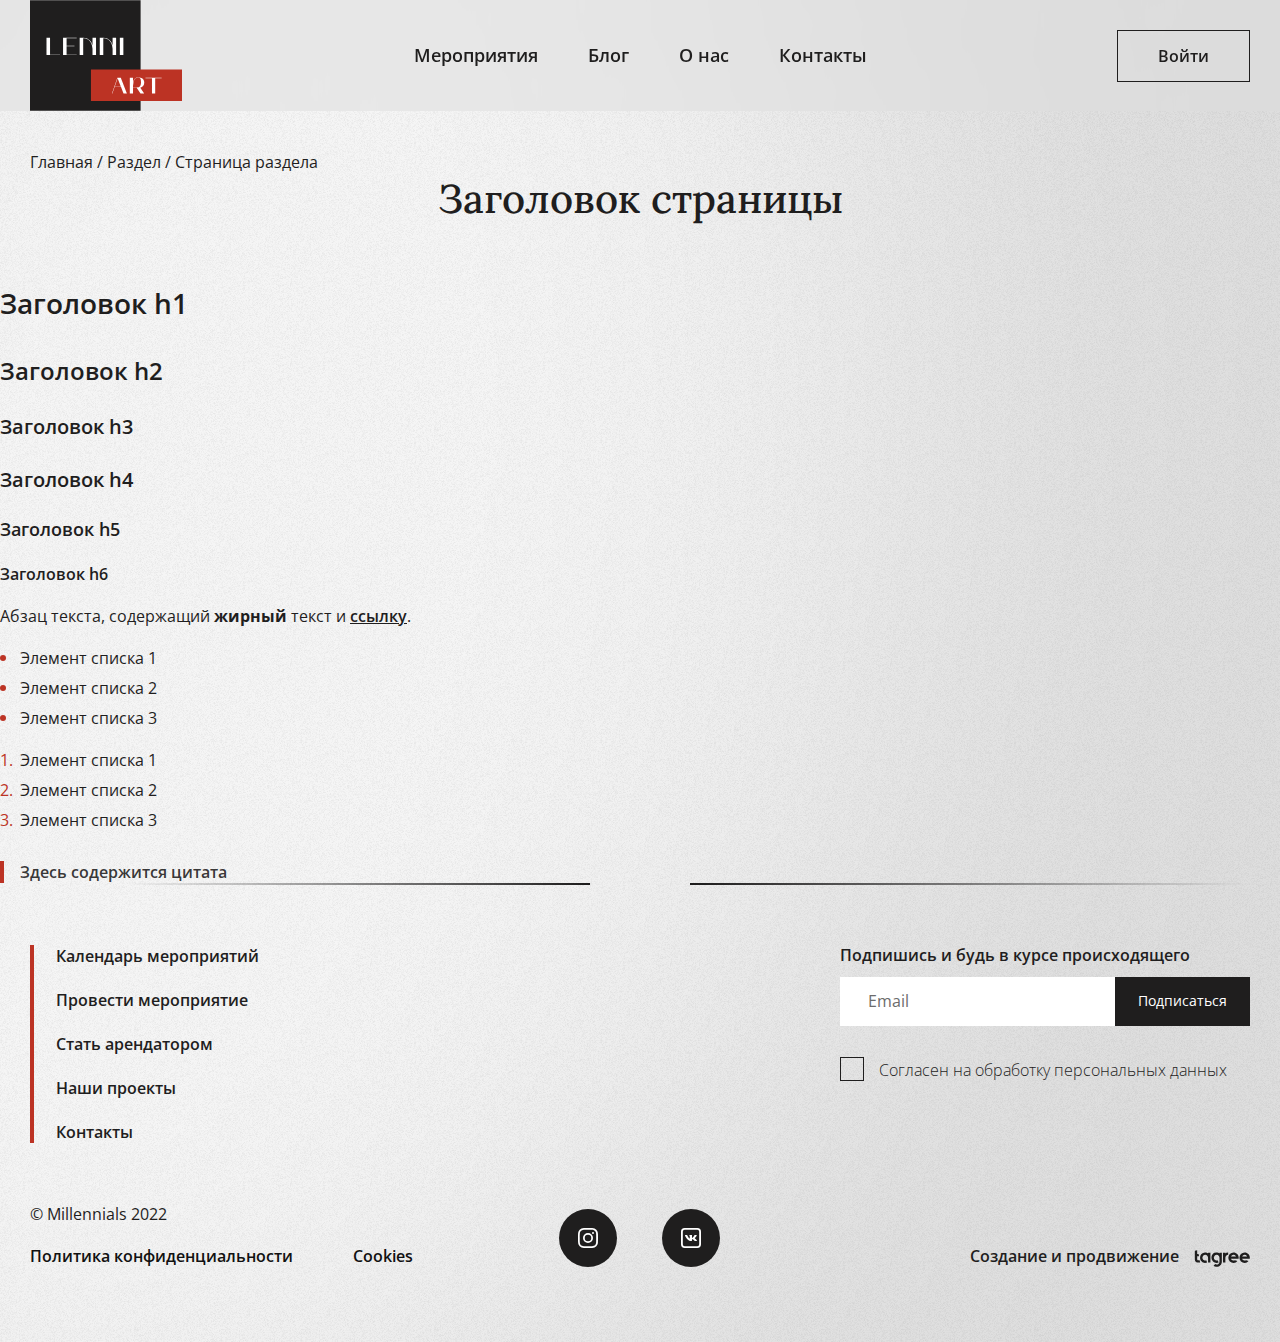
<file: default.html>
<!DOCTYPE html>
<html lang="ru">

<head>
  <meta charset="UTF-8">
  <meta name="viewport" content="width=device-width,initial-scale=1,minimum-scale=1,maximum-scale=1,user-scalable=no">
  <title>Lenni Art</title>
  <meta name="description" content="Арт—пространство для людей, горящих сердец и делом">
  <meta name="keywords" content="Lenni Art, пространство, мероприятия">
  <meta property="og:title" content="Lenni Art" />
  <meta property="og:description" content="Арт пространство для людей, горящих сердцем и делом" />
  <meta property="og:image" content="/assets/images/lenni-art.jpg">
  <meta property="og:type" content="website" />
  <meta property="og:url" content="https://lenni-art.ru/" />
  <link rel="stylesheet" href="styles/styles.css">

  <link rel="preconnect" href="https://fonts.googleapis.com">
  <link rel="preconnect" href="https://fonts.gstatic.com" crossorigin>
  <link href="https://fonts.googleapis.com/css2?family=Lora:wght@400;500;600;700&family=Open+Sans:wght@300;400;500;600;700&display=swap" rel="stylesheet">

  <link rel="shortcut icon" type="image/vnd.microsoft.icon" href="/assets/icons/favicons/favicon.ico">
  <link rel="icon" type="image/png" sizes="32x32" href="/assets/icons/favicons/favicon-32x32.png">
  <link rel="icon" type="image/png" sizes="16x16" href="/assets/icons/favicons/favicon-16x16.png">
  <link rel="mask-icon" href="/assets/icons/favicons/safari-pinned-tab.svg" color="#bc3324">
  <link rel="apple-touch-icon" sizes="180x180" href="/assets/icons/favicons/apple-touch-icon.png">
  <link rel="icon" type="image/png" sizes="192x192" href="/assets/icons/favicons/android-chrome-192x192.png">
  <link rel="manifest" href="/assets/icons/favicons/site.webmanifest">

  <meta name="msapplication-TileColor" content="#dedede">
  <meta name="msapplication-TileImage" content="/assets/icons/favicons/mstile-144x144.png">
  <meta name="msapplication-config" content="/assets/icons/favicons/browserconfig.xml">
  <meta name="apple-mobile-web-app-title" content="Lenni Art">
  <meta name="application-name" content="Lenni Art">
  <meta name="theme-color" content="#dedede">
</head>

<body class="body">
  <header class="page-header">
    <div class="page-header__container">
      <a href="index.html" class="page-header__logo">
        <svg class="page-header__logo-img" width="202" height="147">
          <use xlink:href="assets/icons/symbols.svg#logo"></use>
        </svg>
      </a>
      <nav class="page-header__nav">
        <a href="#" class="page-header__nav-link">Мероприятия</a>
        <a href="#" class="page-header__nav-link">Блог</a>
        <a href="#" class="page-header__nav-link">О нас</a>
        <a href="#" class="page-header__nav-link">Контакты</a>

        <div class="page-header__nav-user">
          <a href="#" class="page-header__nav-user-link">
            Александр С.
          </a>
          <a href="#" class="page-header__nav-logout">
            <svg class="page-header__nav-logout-icon" width="24" height="24">
              <use xlink:href="assets/icons/symbols.svg#door"></use>
            </svg>
          </a>
        </div>
      </nav>

      <div class="page-header__right-block">
        <a href="#" class="page-header__user-btn">
          Войти
          <svg class="page-header__user-icon" width="21" height="18">
            <use xlink:href="assets/icons/symbols.svg#user"></use>
          </svg>
        </a>

        <button type="button" class="page-header__nav-toggle" id="js-navToggle"></button>
      </div>
    </div>
  </header>

  <main class="main">
    <div class="breadcrumbs">
      <a href="#" class="breadcrumbs__link">Главная</a>
      <a href="#" class="breadcrumbs__link">Раздел</a>
      <a href="#" class="breadcrumbs__link">Страница раздела</a>
    </div>
    <article class="article">
      <div class="article__container">
        <h1 class="article__title title">Заголовок страницы</h1>
        <div class="article__content content">
          <h1>Заголовок h1</h1>
          <h2>Заголовок h2</h2>
          <h3>Заголовок h3</h3>
          <h4>Заголовок h4</h4>
          <h5>Заголовок h5</h5>
          <h6>Заголовок h6</h6>

          <p>
            Абзац текста, содержащий <b>жирный</b> текст и <a href="https://tagree.ru/" target="_blank">ссылку</a>.
          </p>
          <ul>
            <li>Элемент списка 1</li>
            <li>Элемент списка 2</li>
            <li>Элемент списка 3</li>
          </ul>
          <ol>
            <li>Элемент списка 1</li>
            <li>Элемент списка 2</li>
            <li>Элемент списка 3</li>
          </ol>
          <blockquote>
            Здесь содержится цитата
          </blockquote>
        </div>
      </div>
    </article>
  </main>
  <footer class="page-footer">
    <div class="page-footer__container">
      <div class="page-footer__border"></div>
      <div class="page-footer__wrapper">
        <nav class="page-footer__nav">
          <a href="" class="page-footer__nav-link">Календарь мероприятий</a>
          <a href="" class="page-footer__nav-link">Провести мероприятие</a>
          <a href="" class="page-footer__nav-link">Стать арендатором</a>
          <a href="" class="page-footer__nav-link">Наши проекты</a>
          <a href="" class="page-footer__nav-link">Контакты</a>
        </nav>

        <form action="https://jsonplaceholder.typicode.com/posts" class="page-footer__form subscribe" id="js-subscribeForm">
          <h4 class="subscribe__title">
            Подпишись и будь в курсе происходящего
          </h4>
          <div class="subscribe__wrapper">
            <div class="subscribe__field-wrapper">
              <input type="email" name="email" placeholder="Email" class="subscribe__input" required id="js-subscribeEmail">
            </div>
            <button type="submit" class="subscribe__submit">Подписаться</button>
          </div>
          <label class="subscribe__check check">
            <span class="check__label">
              Согласен на обработку персональных данных
            </span>
            <input type="checkbox" class="check__input" name="agree" required>
            <span class="check__mark"></span>
          </label>
        </form>
      </div>
      <div class="page-footer__information-wrapper">
        <div class="page-footer__documents">
          <label class="page-footer__documents-label">© Millennials 2022</label>
          <div class="page-footer__documents-links">
            <a href="" class="page-footer__link-politics">Политика конфиденциальности</a>
            <a href="" class="page-footer__link-cookies">Cookies</a>
          </div>
        </div>
        <div class="page-footer__networks">
          <a href="" class="page-footer__networks-link">
            <svg class="page-footer__link-instagram" width="58" height="58">
              <use xlink:href="assets/icons/symbols.svg#insta"></use>
            </svg>
          </a>
          <a href="" class="page-footer__networks-link">
            <svg class="page-footer__link-vk" width="58" height="58">
              <use xlink:href="assets/icons/symbols.svg#vk"></use>
            </svg>
          </a>
        </div>
        <div class="page-footer__company">
          <span class="page-footer__company-text">Создание и продвижение</span>
          <svg class="page-footer__company-name" width="56" height="17">
            <use xlink:href="assets/icons/symbols.svg#tagree"></use>
          </svg>
        </div>
      </div>
    </div>
  </footer>
</body>

</html>
</file>
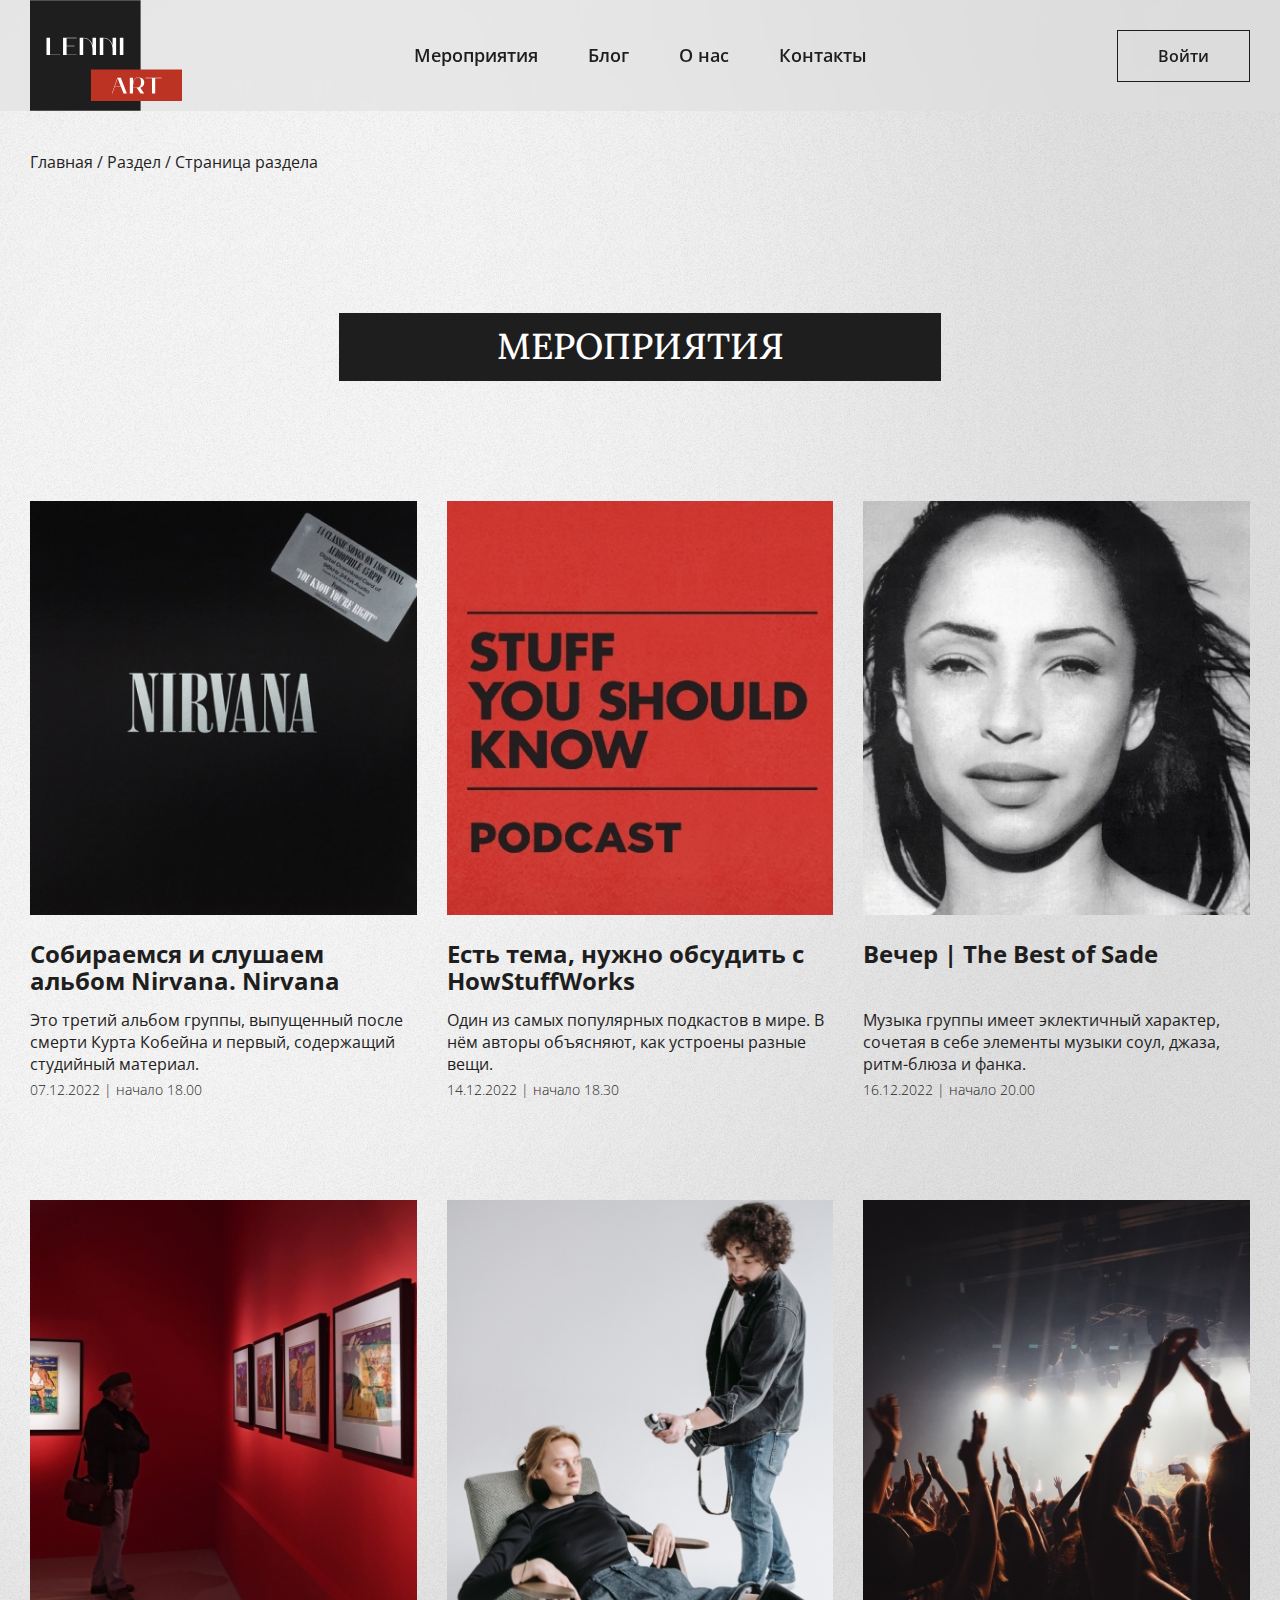
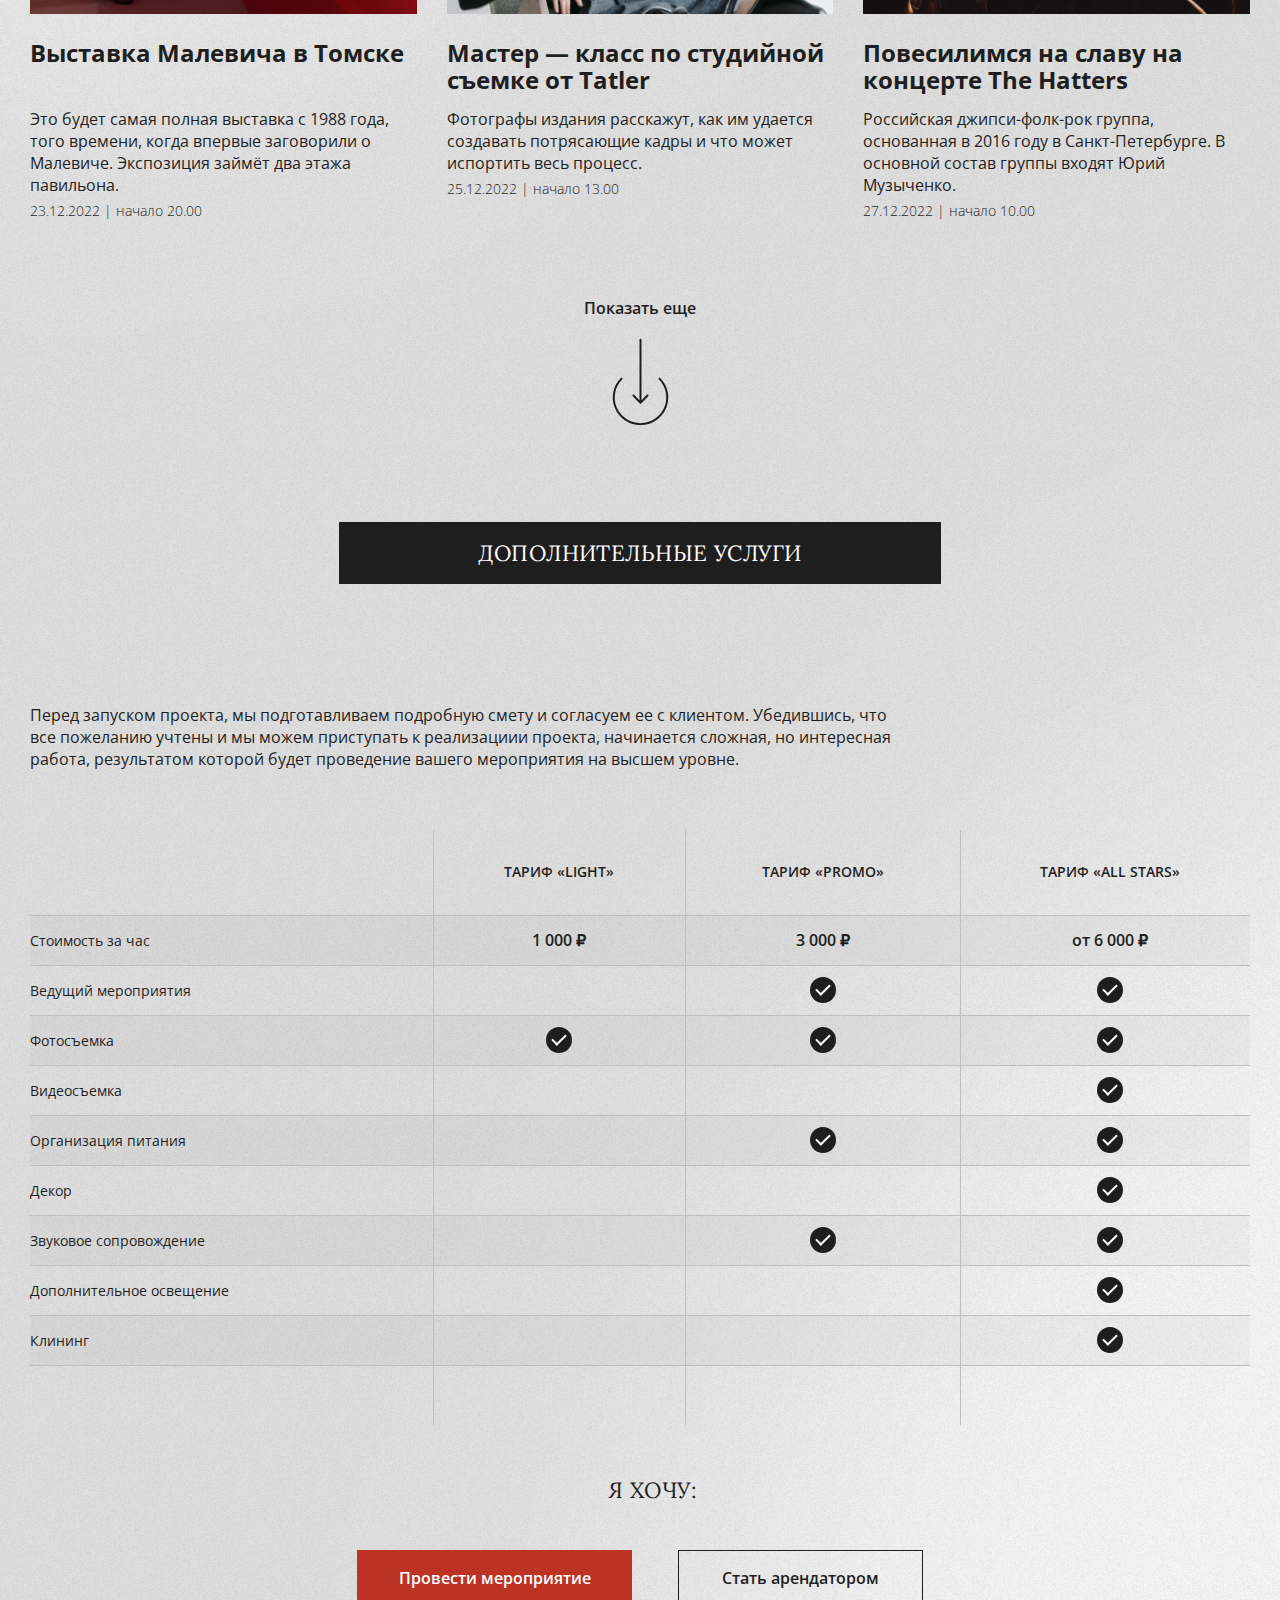
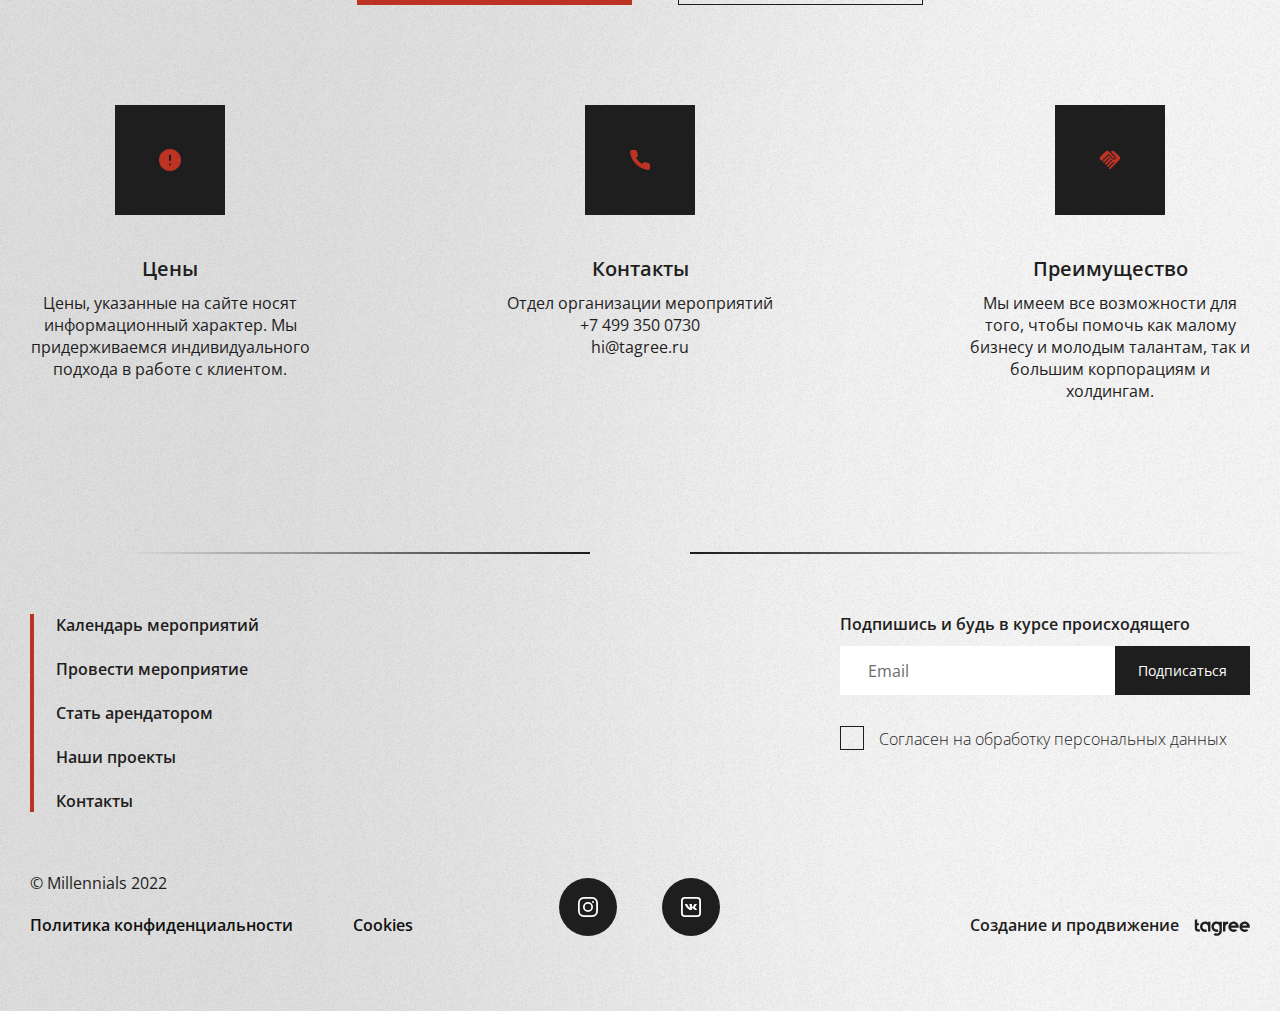
<file: events.html>
<!DOCTYPE html>
<html lang="ru">

<head>
  <meta charset="UTF-8">
  <meta name="viewport" content="width=device-width,initial-scale=1,minimum-scale=1,maximum-scale=1,user-scalable=no">
  <title>Lenni Art</title>
  <meta name="description" content="Арт—пространство для людей, горящих сердец и делом">
  <meta name="keywords" content="Lenni Art, пространство, мероприятия">
  <meta property="og:title" content="Lenni Art" />
  <meta property="og:description" content="Арт пространство для людей, горящих сердцем и делом" />
  <meta property="og:image" content="/assets/images/lenni-art.jpg">
  <meta property="og:type" content="website" />
  <meta property="og:url" content="https://lenni-art.ru/" />
  <link rel="stylesheet" href="styles/styles.css">

  <link rel="preconnect" href="https://fonts.googleapis.com">
  <link rel="preconnect" href="https://fonts.gstatic.com" crossorigin>
  <link href="https://fonts.googleapis.com/css2?family=Lora:wght@400;500;600;700&family=Open+Sans:wght@300;400;500;600;700&display=swap" rel="stylesheet">

  <link rel="shortcut icon" type="image/vnd.microsoft.icon" href="/assets/icons/favicons/favicon.ico">
  <link rel="icon" type="image/png" sizes="32x32" href="/assets/icons/favicons/favicon-32x32.png">
  <link rel="icon" type="image/png" sizes="16x16" href="/assets/icons/favicons/favicon-16x16.png">
  <link rel="mask-icon" href="/assets/icons/favicons/safari-pinned-tab.svg" color="#bc3324">
  <link rel="apple-touch-icon" sizes="180x180" href="/assets/icons/favicons/apple-touch-icon.png">
  <link rel="icon" type="image/png" sizes="192x192" href="/assets/icons/favicons/android-chrome-192x192.png">
  <link rel="manifest" href="/assets/icons/favicons/site.webmanifest">

  <meta name="msapplication-TileColor" content="#dedede">
  <meta name="msapplication-TileImage" content="/assets/icons/favicons/mstile-144x144.png">
  <meta name="msapplication-config" content="/assets/icons/favicons/browserconfig.xml">
  <meta name="apple-mobile-web-app-title" content="Lenni Art">
  <meta name="application-name" content="Lenni Art">
  <meta name="theme-color" content="#dedede">
</head>


<body class="body">
  <header class="page-header">
    <div class="page-header__container">
      <a href="index.html" class="page-header__logo">
        <svg class="page-header__logo-img" width="202" height="147">
          <use xlink:href="assets/icons/symbols.svg#logo"></use>
        </svg>
      </a>
      <nav class="page-header__nav">
        <a href="#" class="page-header__nav-link">Мероприятия</a>
        <a href="#" class="page-header__nav-link">Блог</a>
        <a href="#" class="page-header__nav-link">О нас</a>
        <a href="#" class="page-header__nav-link">Контакты</a>

        <div class="page-header__nav-user">
          <a href="#" class="page-header__nav-user-link">
            Александр С.
          </a>
          <a href="#" class="page-header__nav-logout">
            <svg class="page-header__nav-logout-icon" width="24" height="24">
              <use xlink:href="assets/icons/symbols.svg#door"></use>
            </svg>
          </a>
        </div>
      </nav>

      <div class="page-header__right-block">
        <a href="#" class="page-header__user-btn">
          Войти
          <svg class="page-header__user-icon" width="21" height="18">
            <use xlink:href="assets/icons/symbols.svg#user"></use>
          </svg>
        </a>

        <button type="button" class="page-header__nav-toggle" id="js-navToggle"></button>
      </div>
    </div>
  </header>


  <main class="main">
    <div class="breadcrumbs">
      <a href="#" class="breadcrumbs__link">Главная</a>
      <a href="#" class="breadcrumbs__link">Раздел</a>
      <a href="#" class="breadcrumbs__link">Страница раздела</a>
    </div>
    <div class="events">
      <section class="listing events__listing">
        <h2 class="listing__title section-title">Мероприятия</h2>

        <div class="listing__events-list">
          <!-- prettier-ignore -->
          <article class="event-card  listing__event-card">
            <a href="#" class="event-card__link">
              <picture class="event-card__picture">
                <img src="assets/images/events/nirvana.jpg" alt="nirvana" class="event-card__img">
              </picture>

              <h2 class="event-card__title">Собираемся и слушаем альбом Nirvana. Nirvana</h2>

              <p class="event-card__description">Это третий альбом группы, выпущенный после смерти Курта Кобейна и первый, содержащий студийный материал.</p>

              <time datetime="2022-12-07T18:00" class="event-card__time">07.12.2022 | начало 18.00</time>
            </a>
          </article>
          <article class="event-card  listing__event-card">
            <a href="#" class="event-card__link">
              <picture class="event-card__picture">
                <img src="assets/images/events/stuff.jpg" alt="stuff" class="event-card__img">
              </picture>

              <h2 class="event-card__title">Есть тема, нужно обсудить с HowStuffWorks</h2>

              <p class="event-card__description">Один из самых популярных подкастов в мире. В нём авторы объясняют, как устроены разные вещи.</p>

              <time datetime="2022-12-14T18:30" class="event-card__time">14.12.2022 | начало 18.30</time>
            </a>
          </article>
          <article class="event-card  listing__event-card">
            <a href="#" class="event-card__link">
              <picture class="event-card__picture">
                <img src="assets/images/events/sade.jpg" alt="sade" class="event-card__img">
              </picture>

              <h2 class="event-card__title">Вечер | The Best of Sade</h2>

              <p class="event-card__description">Музыка группы имеет эклектичный характер, сочетая в себе элементы музыки соул, джаза, ритм-блюза и фанка.</p>

              <time datetime="2022-12-16T20:00" class="event-card__time">16.12.2022 | начало 20.00</time>
            </a>
          </article>
          <article class="event-card  listing__event-card">
            <a href="#" class="event-card__link">
              <picture class="event-card__picture">
                <img src="assets/images/events/malevich.jpg" alt="malevich" class="event-card__img">
              </picture>

              <h2 class="event-card__title">Выставка Малевича в Томске</h2>

              <p class="event-card__description">Это будет самая полная выставка с 1988 года, того времени, когда впервые заговорили о Малевиче. Экспозиция займёт два этажа павильона.</p>

              <time datetime="2022-12-23T20:00" class="event-card__time">23.12.2022 | начало 20.00</time>
            </a>
          </article>
          <article class="event-card  listing__event-card">
            <a href="#" class="event-card__link">
              <picture class="event-card__picture">
                <img src="assets/images/events/tatler.jpg" alt="tatler" class="event-card__img">
              </picture>

              <h2 class="event-card__title">Мастер — класс по студийной съемке от Tatler</h2>

              <p class="event-card__description">Фотографы издания расскажут, как им удается создавать потрясающие кадры и что может испортить весь процесс.</p>

              <time datetime="2022-12-25T13:00" class="event-card__time">25.12.2022 | начало 13.00</time>
            </a>
          </article>
          <article class="event-card  listing__event-card">
            <a href="#" class="event-card__link">
              <picture class="event-card__picture">
                <img src="assets/images/events/hatters.jpg" alt="hatters" class="event-card__img">
              </picture>

              <h2 class="event-card__title">Повесилимся на славу на концерте The Hatters</h2>

              <p class="event-card__description">Российская джипси-фолк-рок группа, основанная в 2016 году в Санкт-Петербурге. В основной состав группы входят Юрий Музыченко.</p>

              <time datetime="2022-12-27T10:00" class="event-card__time">27.12.2022 | начало 10.00</time>
            </a>
          </article>
        </div>

        <div class="listing__button-wrapper">
          <a href="#" class="listing__link">
            <span class="listing__link-name"> Показать еще </span>
          </a>
          <a href="#" class="listing__link">
            <svg class="listing__link-icon" width="91" height="60">
              <use xlink:href="assets/icons/symbols.svg#link"></use>
            </svg>
          </a>
        </div>
      </section>

      <section class="events__services">
        <h2 class="listing__title section-title section-title--fs22">
          Дополнительные услуги
        </h2>

        <p class="events__services--description">
          Перед запуском проекта, мы подготавливаем подробную смету и
          согласуем ее с клиентом. Убедившись, что все пожеланию учтены и мы
          можем приступать к реализациии проекта, начинается сложная, но
          интересная работа, результатом которой будет проведение вашего
          мероприятия на высшем уровне.
        </p>
        <table class="events__tariffs-table table">
          <thead class="table__head">
            <tr class="table__head-tr">
              <th class="table__th"></th>
              <th class="table__th">Тариф «Light»</th>
              <th class="table__th">Тариф «Promo»</th>
              <th class="table__th">Тариф «All stars»</th>
            </tr>
          </thead>
          <tbody class="table__body">
            <tr class="table__tr">
              <th class="table__body-th">Стоимость за час</th>
              <td class="table__td">1 000 ₽</td>
              <td class="table__td">3 000 ₽</td>
              <td class="table__td">от 6 000 ₽</td>
            </tr>
            <tr class="table__tr">
              <th class="table__body-th">Ведущий мероприятия</th>
              <td class="table__td"></td>
              <td class="table__td">
                <span class="table__ok"></span>
              </td>
              <td class="table__td">
                <span class="table__ok"></span>
              </td>
            </tr>
            <tr class="table__tr">
              <th class="table__body-th">Фотосъемка</th>
              <td class="table__td">
                <span class="table__ok"></span>
              </td>
              <td class="table__td">
                <span class="table__ok"></span>
              </td>
              <td class="table__td">
                <span class="table__ok"></span>
              </td>
            </tr>
            <tr class="table__tr">
              <th class="table__body-th">Видеосъемка</th>
              <td class="table__td"></td>
              <td class="table__td"></td>
              <td class="table__td">
                <span class="table__ok"></span>
              </td>
            </tr>
            <tr class="table__tr">
              <th class="table__body-th">Организация питания</th>
              <td class="table__td"></td>
              <td class="table__td">
                <span class="table__ok"></span>
              </td>
              <td class="table__td">
                <span class="table__ok"></span>
              </td>
            </tr>
            <tr class="table__tr">
              <th class="table__body-th">Декор</th>
              <td class="table__td"></td>
              <td class="table__td"></td>
              <td class="table__td">
                <span class="table__ok"></span>
              </td>
            </tr>
            <tr class="table__tr">
              <th class="table__body-th">Звуковое сопровождение</th>
              <td class="table__td"></td>
              <td class="table__td">
                <span class="table__ok"></span>
              </td>
              <td class="table__td">
                <span class="table__ok"></span>
              </td>
            </tr>
            <tr class="table__tr">
              <th class="table__body-th">Дополнительное освещение</th>
              <td class="table__td"></td>
              <td class="table__td"></td>
              <td class="table__td">
                <span class="table__ok"></span>
              </td>
            </tr>

            <tr class="table__tr">
              <th class="table__body-th">Клининг</th>
              <td class="table__td"></td>
              <td class="table__td"></td>
              <td class="table__td">
                <span class="table__ok"></span>
              </td>
            </tr>
          </tbody>

          <tfoot class="table__footer">
            <tr class="table__footer-tr">
              <th class="table__footer-th"></th>
              <th class="table__footer-th">Тариф «Light»</th>
              <th class="table__footer-th">Тариф «Promo»</th>
              <th class="table__footer-th">Тариф «All stars»</th>
            </tr>
          </tfoot>
        </table>
      </section>

      <section class="offers events__offers">
        <div class="offers__wrapper">
          <h3 class="offers__title">Я хочу:</h3>
          <div class="offers__btn-wrapper">
            <button type="button" class="btn btn--red offers__event-btn" id="js-eventOpenBtn">
              Провести мероприятие
            </button>
            <button type="button" class="btn offers__rent-btn">
              Стать арендатором
            </button>
          </div>
        </div>
      </section>
      <section class="information events__information">
        <div class="information__container">
          <div class="information__wrapper">
            <div class="information__items">
              <div class="information-item">
                <div class="information-item__img">
                  <svg class="information-item__icon" width="110" height="110">
                    <use xlink:href="assets/icons/symbols.svg#information"></use>
                  </svg>
                </div>
                <div class="information-item__content">
                  <h3 class="information-item__title">Цены</h3>
                  <p class="information-item__info">
                    Цены, указанные на сайте носят информационный характер. Мы
                    придерживаемся индивидуального подхода в работе с клиентом.
                  </p>
                </div>
              </div>

              <div class="information-item">
                <div class="information-item__img">
                  <svg class="information-item__icon" width="110" height="110">
                    <use xlink:href="assets/icons/symbols.svg#contact"></use>
                  </svg>
                </div>
                <div class="information-item__content">
                  <h3 class="information-item__title">Контакты</h3>
                  <p class="information-item__info">Отдел организации мероприятий</p>
                  <a href="tel:74993500730" class="information-item__info">
                    +7 499 350 0730
                  </a>
                  <a href="mailto:hi@tagree.ru" class="information-item__info">
                    hi@tagree.ru
                  </a>
                </div>
              </div>

              <div class="information-item">
                <div class="information-item__img">
                  <svg class="information-item__icon" width="110" height="110">
                    <use xlink:href="assets/icons/symbols.svg#handshake"></use>
                  </svg>
                </div>
                <div class="information-item__content">
                  <h3 class="information-item__title">Преимущество</h3>
                  <p class="information-item__info">
                    Мы имеем все возможности для того, чтобы помочь как малому бизнесу
                    и молодым талантам, так и большим корпорациям и холдингам.
                  </p>
                </div>
              </div>
            </div>
          </div>
        </div>
      </section>

    </div>
  </main>

  <footer class="page-footer">
    <div class="page-footer__container">
      <div class="page-footer__border"></div>
      <div class="page-footer__wrapper">
        <nav class="page-footer__nav">
          <a href="" class="page-footer__nav-link">Календарь мероприятий</a>
          <a href="" class="page-footer__nav-link">Провести мероприятие</a>
          <a href="" class="page-footer__nav-link">Стать арендатором</a>
          <a href="" class="page-footer__nav-link">Наши проекты</a>
          <a href="" class="page-footer__nav-link">Контакты</a>
        </nav>

        <form action="https://jsonplaceholder.typicode.com/posts" class="page-footer__form subscribe" id="js-subscribeForm">
          <h4 class="subscribe__title">
            Подпишись и будь в курсе происходящего
          </h4>
          <div class="subscribe__wrapper">
            <div class="subscribe__field-wrapper">
              <input type="email" name="email" placeholder="Email" class="subscribe__input" required id="js-subscribeEmail">
            </div>
            <button type="submit" class="subscribe__submit">Подписаться</button>
          </div>
          <label class="subscribe__check check">
            <span class="check__label">
              Согласен на обработку персональных данных
            </span>
            <input type="checkbox" class="check__input" name="agree" required>
            <span class="check__mark"></span>
          </label>
        </form>
      </div>
      <div class="page-footer__information-wrapper">
        <div class="page-footer__documents">
          <label class="page-footer__documents-label">© Millennials 2022</label>
          <div class="page-footer__documents-links">
            <a href="" class="page-footer__link-politics">Политика конфиденциальности</a>
            <a href="" class="page-footer__link-cookies">Cookies</a>
          </div>
        </div>
        <div class="page-footer__networks">
          <a href="" class="page-footer__networks-link">
            <svg class="page-footer__link-instagram" width="58" height="58">
              <use xlink:href="assets/icons/symbols.svg#insta"></use>
            </svg>
          </a>
          <a href="" class="page-footer__networks-link">
            <svg class="page-footer__link-vk" width="58" height="58">
              <use xlink:href="assets/icons/symbols.svg#vk"></use>
            </svg>
          </a>
        </div>
        <div class="page-footer__company">
          <span class="page-footer__company-text">Создание и продвижение</span>
          <svg class="page-footer__company-name" width="56" height="17">
            <use xlink:href="assets/icons/symbols.svg#tagree"></use>
          </svg>
        </div>
      </div>
    </div>
  </footer>
  <div class="pp" id="js-eventPP">
    <div class="pp__container">
      <div class="pp__sticky-close">
        <button type="button" class="pp__sticky-btn js-ppCloseBtn">
          <svg class="pp__btn-icon" width="24" height="24">
            <use xlink:href="assets/icons/symbols.svg#x"></use>
          </svg>
        </button>
      </div>
      <div class="pp__wrapper">
        <h3 class="pp__title">
          Заполните форму
          <br />
          и мы подберем площадку
        </h3>
        <form class="pp__form form" id="js-eventForm">
          <div class="form__list">
            <div class="form__field form__field--w50 field">
              <h6 class="field__title">Формат мероприятия:</h6>
              <div class="field__radio radio">
                <label class="radio__label">
                  <input type="radio" name="format" value="seminar" class="radio__input" />
                  <span class="radio__mark"></span>
                  <span class="radio__name">Мастер-класс/семинар</span>
                </label>
                <label class="radio__label">
                  <input type="radio" name="format" value="concert" class="radio__input" checked />
                  <span class="radio__mark"></span>
                  <span class="radio__name">Концерт/выступление</span>
                </label>
                <label class="radio__label">
                  <input type="radio" name="format" value="show" class="radio__input" />
                  <span class="radio__mark"></span>
                  <span class="radio__name">Выставка/показ</span>
                </label>
                <label class="radio__label">
                  <input type="radio" name="format" value="other" class="radio__input" />
                  <span class="radio__mark"></span>
                  <span class="radio__name">Другое</span>
                </label>
              </div>
            </div>
            <div class="form__group">
              <div class="form__field form__field--mb30 field">
                <h6 class="field__title">Планируемое количество поситителей:</h6>
                <select name="amount" class="field__select js-selectric">
                  <option value="20">до 20 человек</option>
                  <option value="100">от 20 до 100 человек</option>
                  <option value="500">от 100 до 500 человек</option>
                  <option value="501">более 500 человек</option>
                </select>
              </div>
              <div class="form__field field js-dateField">
                <h6 class="field__title">Дата проведения:</h6>

                <div class="field__date">
                  <div class="field__inputs">
                    <input class="field__date-input js-dateDay" type="text" placeholder="ДД" readonly />
                    <input class="field__date-input js-dateMonth" type="text" placeholder="ММ" readonly />
                    <input class="field__date-input field__date-input--year js-dateYear" type="text" placeholder="ГГГГ" readonly />
                  </div>
                  <input class="field__date-picker js-dateInput" type="text" name="date" readonly required />
                </div>
              </div>
            </div>
          </div>
          <div class="form__section">
            <h6 class="field__title">Контактные данные:</h6>
            <div class="form__list form__list--mb50">
              <label class="form__field form__field--w50 field">
                <span class="field__label"> Имя* </span>
                <input type="text" class="field__input" placeholder="Имя" name="name" required />
              </label>
              <label class="form__field form__field--w50 field">
                <span class="field__label"> Фамилия* </span>
                <input type="text" class="field__input" placeholder="Фамилия" name="last_name" required />
              </label>
              <label class="form__field form__field--w50 field">
                <span class="field__label"> Телефон* </span>
                <input type="tel" class="field__input js-mobileMask" placeholder="+7(___)___ __ __" name="phone" required />
              </label>
              <label class="form__field form__field--w50 field">
                <span class="field__label"> Email* </span>
                <input type="email" class="field__input" placeholder="Email" name="email" required />
              </label>
            </div>

            <label class="form__field form__field--mb30 field">
              <span class="field__label field__label--textarea">
                Есть пожелания? Напишите нам:
              </span>
              <textarea class="field__textarea" name="wish"></textarea>
            </label>

            <div class="form__check-list">
              <label class="form__check check">
                <span class="check__label check__label--s">
                  Я соглашаюсь с пользовательским соглашением и с политикой
                  использования персональных данных
                </span>
                <input type="checkbox" name="agree" class="check__input" required checked />
                <span class="check__mark"></span>

              </label>
            </div>
            <div class="form__btns">
              <button type="submit" class="btn form__submit form__submit--w50">
                Отправить
              </button>
              <button type="button" class="form__close-btn js-ppCloseBtn">
                Закрыть
              </button>
            </div>
          </div>
        </form>
      </div>
    </div>
  </div>

  <script src="scripts/main.js"></script>
</body>

</html>
</file>
